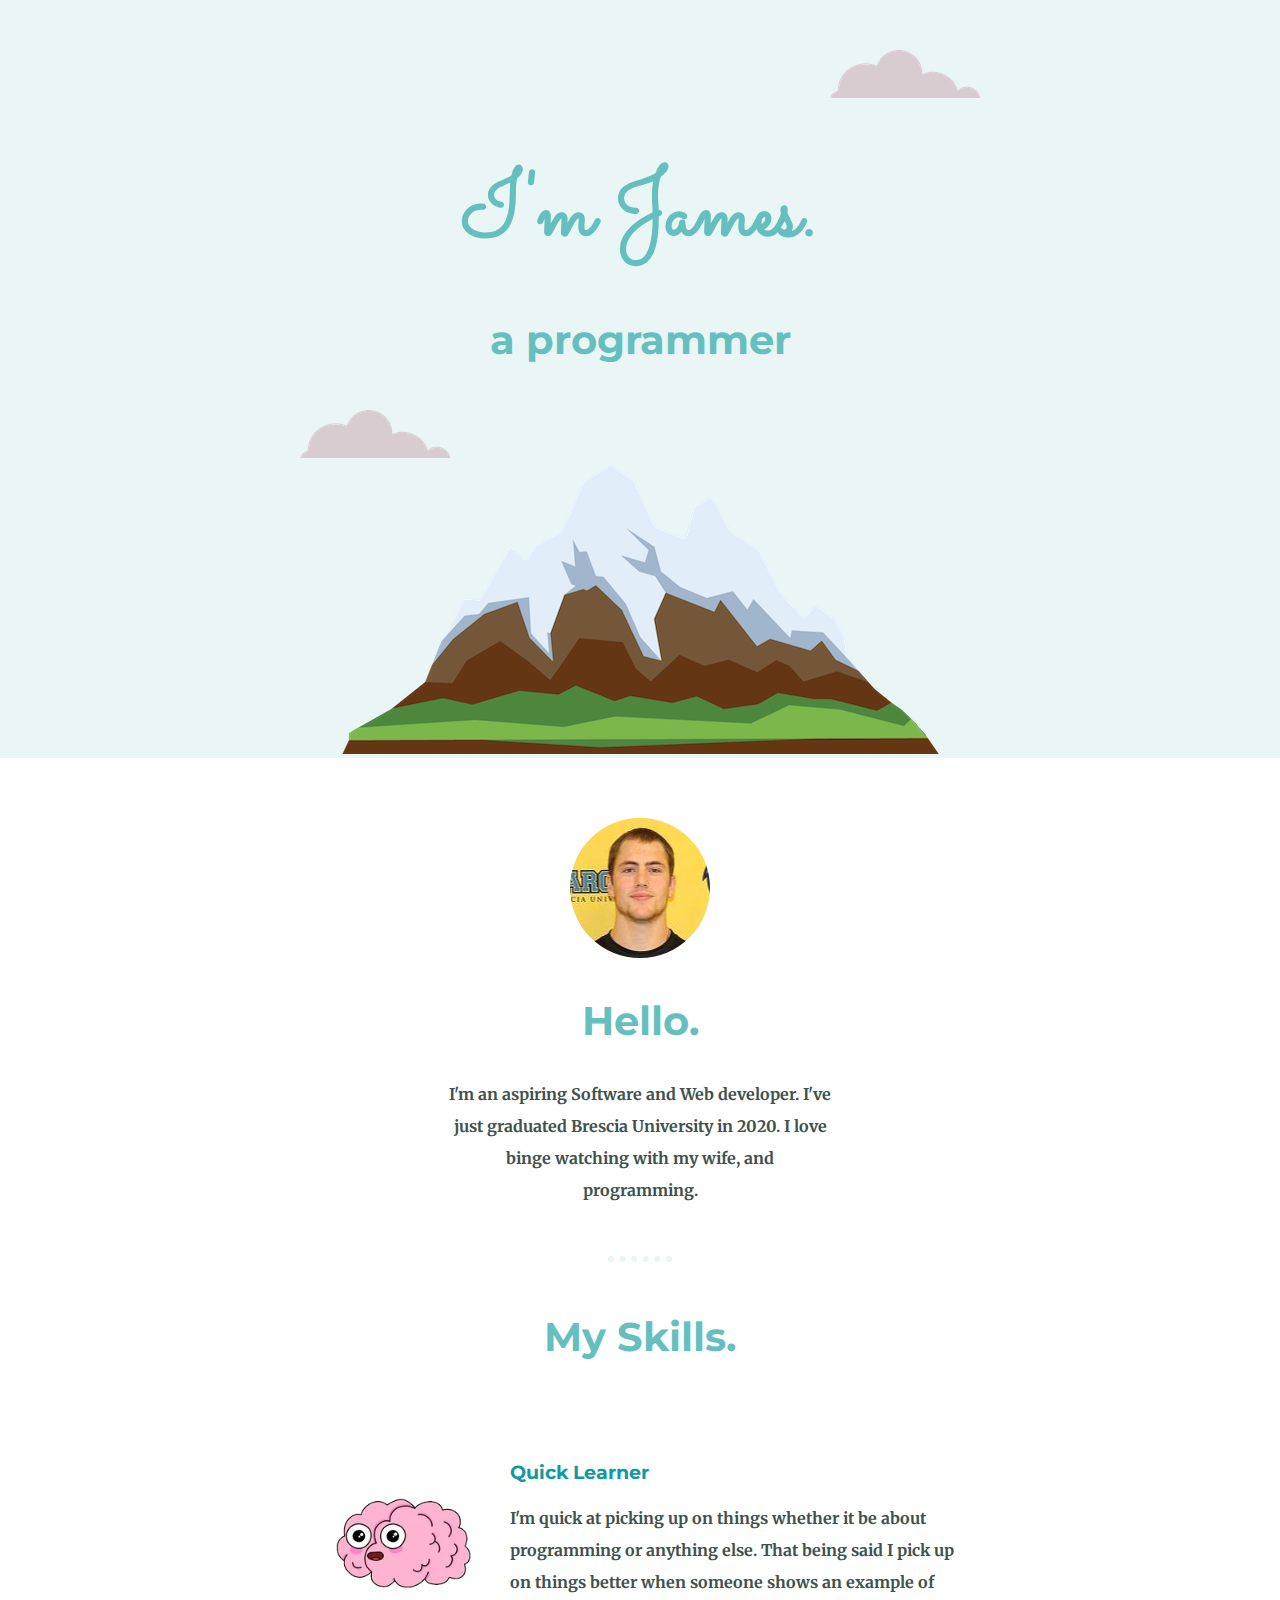
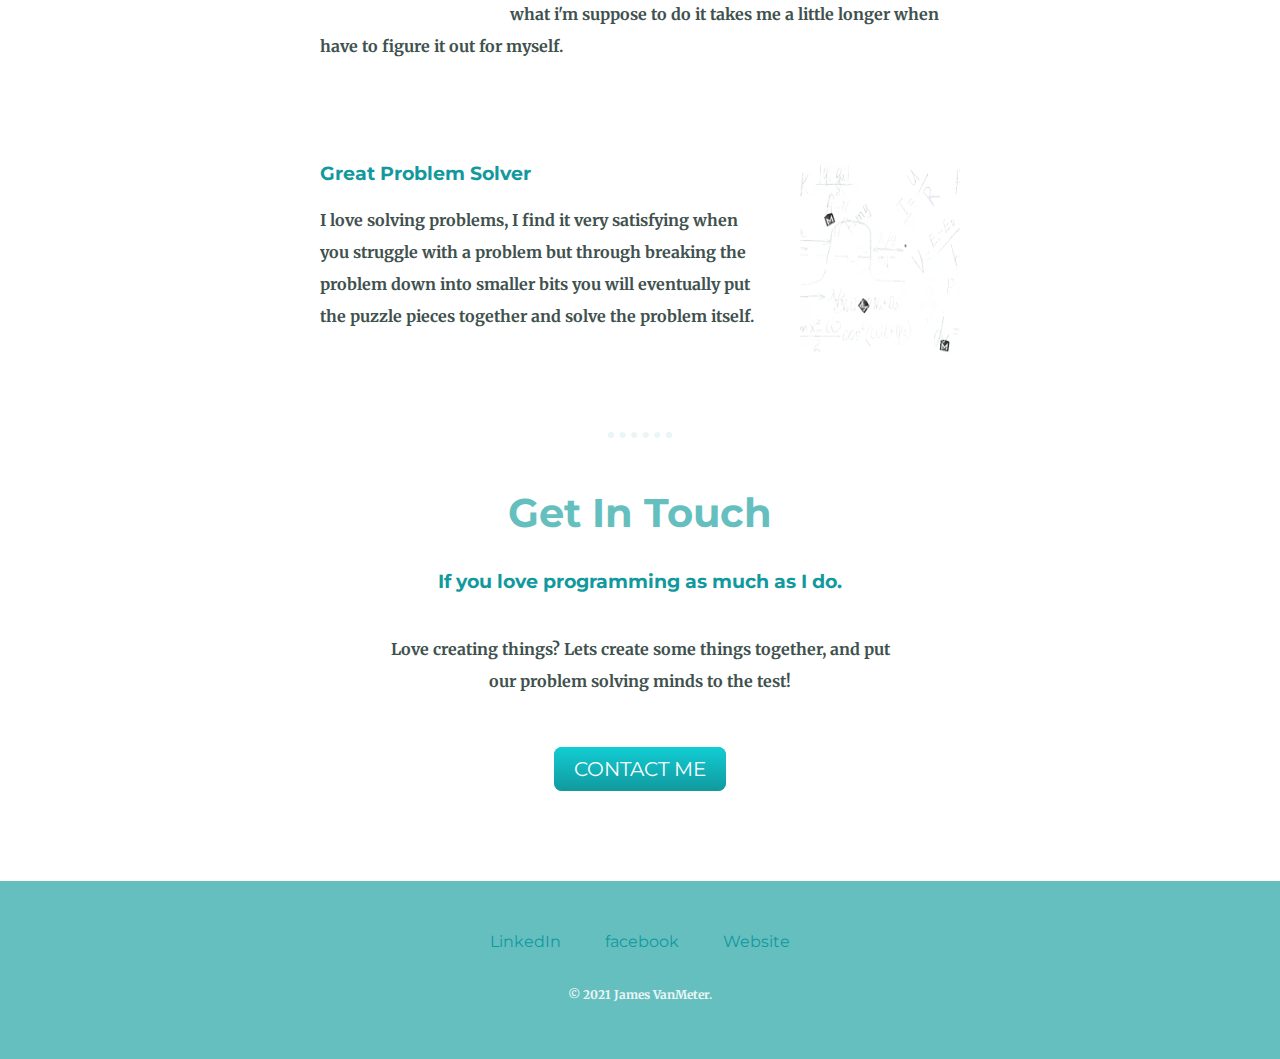
<file: index.html>
<!DOCTYPE html>
<!-- CV site -->
<html>
    <head>
        <meta charset="utf-8">
        <title>James VanMeter</title>
        <link rel="stylesheet" href="CSS/styles.css">
        <link rel="icon" href="favicon.ico">
        <link href="https://fonts.googleapis.com/css2?family=Merriweather&family=Montserrat:wght@500&family=Sacramento&display=swap" rel="stylesheet">
    </head>
    <body>
        <div class="topContainer">
            <img src="cloud.png" alt="cloud pic" class="topCloud">
            <h1>I'm James.</h1>
            <h2 class="Bio">a programmer</h2>
            <img src="cloud.png" alt="cloud pic" class="bottomCloud">
            <img src="mountain.png" alt="mountain pic">
        </div>
        <div class="middle-container">
            <div class="profile">
              <img src="MyPic.png" alt="James Pic">
              <h2>Hello.</h2>
              <p class="intro">I'm an aspiring Software and Web developer. I've just graduated Brescia University in 2020. I love binge watching with my wife, and programming.</p>
            </div>
            <hr>
            <div class="skills">
              <h2>My Skills.</h2>
              <div class="skill-row">
                <img class="learning" src="learning Pic.webp" alt="learning Pic">
                <h3>Quick Learner</h3>
                <p>I'm quick at picking up on things whether it be about programming or anything else. That being said I pick up on things better 
                  when someone shows an example of what i'm suppose to do it takes me a little longer when have to figure it out for myself.
                </p>
              </div>
              <div class="skill-row">
                <img class="problemSolving" src="problem solving pic.webp" alt="problem solving pic">
                <h3>Great Problem Solver</h3>
                <p>I love solving problems, I find it very satisfying when you struggle with a problem but through breaking the problem down into
                  smaller bits you will eventually put the puzzle pieces together and solve the problem itself.
                </p>
              </div>
            </div>
            <hr>
            <div class="contact-me">
              <h2>Get In Touch</h2>
              <h3>If you love programming as much as I do.</h3>
              <p class="contact-message">Love creating things? Lets create some things together, and put our problem solving minds to the test!</p>
              <div class="my-button">
              <a class="btn" href="mailto:jamesvanmeter1219@gmail.com">CONTACT ME</a>
              </div>
            </div>
          </div>
          
          
          <div class="bottom-container">
            <a class="footer-link" href="https://www.linkedin.com/">LinkedIn</a>
            <a class="footer-link" href="https://facebook.com/">facebook</a>
            <a class="footer-link" href="https://kaiwyrmsbane.github.io/cv/">Website</a>
            <p class="copyright">© 2021 James VanMeter.</p>
          </div>
          
    </body>
</html>
</file>
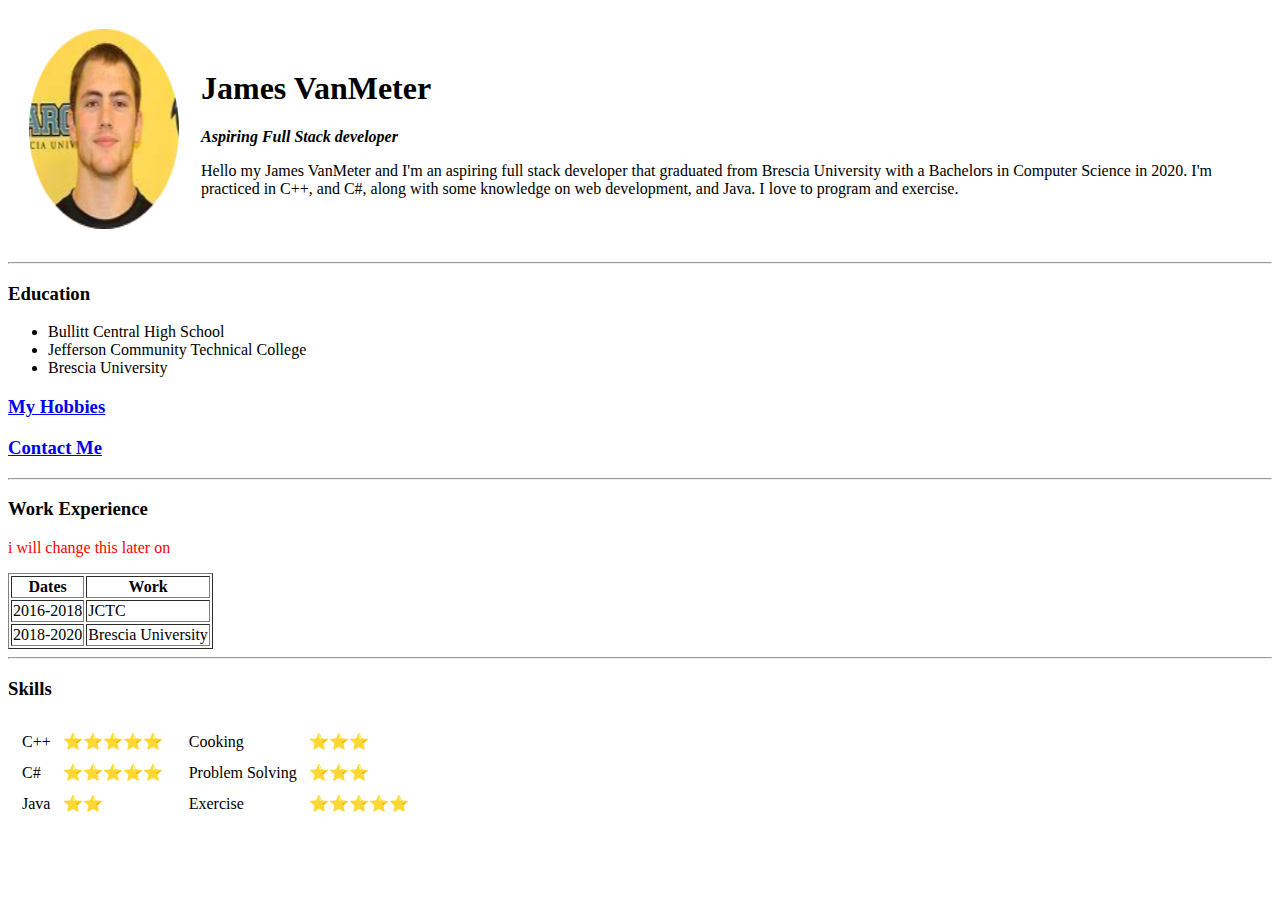
<file: Index.html>
<!DOCTYPE html>
<html>
    <head>
        <meta charset="utf-8">
        <title>James Personal Site</title>
    </head>
    <body>
        <table cellspacing="20">
            <tr>
                <td> <img src="MyPic.png" alt="James Profile Pic" width="150" height="200"> </td>
                <td> 
                    <h1>James VanMeter</h1>
                    <p><em><strong>Aspiring Full Stack developer</strong></em></p>
                    <p>Hello my James VanMeter and I'm an aspiring full stack developer that graduated from Brescia University with a Bachelors in Computer 
                        Science in 2020. I'm practiced in C++, and C#, along with some knowledge on web development, and Java. I love to program and 
                        exercise.</p>
                </td>
            </tr>
        </table>
       
        <hr>
        <h3>Education</h3>
        <ul>
            <li>Bullitt Central High School</li> 
            <li>Jefferson Community Technical College</li>
            <li>Brescia University</li>
        </ul>
       <h3><a href="hobbies.html">My Hobbies</a></h3>
       <h3><a href="contactInfo.html">Contact Me</a></h3>
       <hr>
       <h3>Work Experience</h3>
       <p style="color: red;">i will change this later on</p>
       <table border="1"> <!-- remember that the border is deprecated code we can use css for this -->
           <thead>
               <tr>
               <th>Dates</th>
               <th>Work</th>
               </tr>
           </thead>
           <tbody>
               <tr>
                   <td>2016-2018</td>
                   <td>JCTC</td>
               </tr>
               <tr>
                   <td>2018-2020</td>
                   <td>Brescia University</td>
               </tr>
           </tbody>
       </table>
       <hr>
       <h3>Skills</h3>
       <!-- this isn't really preferred because it hard to read the nested table -->
       <table>
           <tr>
              <td>
                  <table cellspacing="10">
                      <tr>
                          <td>C++</td>
                          <td>⭐⭐⭐⭐⭐</td>
                      </tr>
                      <tr>
                          <td>C#</td>
                          <td>⭐⭐⭐⭐⭐</td>
                      </tr>
                          <td>Java</td>
                          <td>⭐⭐</td>
                      <tr>

                      </tr>

                  </table>
              </td>
              <td>
                  <table cellspacing="10">
                    <tr>
                        <td>Cooking</td>
                        <td>⭐⭐⭐</td>
                    </tr>
                    <tr>
                        <td>Problem Solving</td>
                        <td>⭐⭐⭐</td>
                    </tr>
                        <td>Exercise</td>
                        <td>⭐⭐⭐⭐⭐</td>
                    <tr>

                    </tr>
                  </table>
              </td>
           </tr>
       </table>
    </body>
</html>
</file>
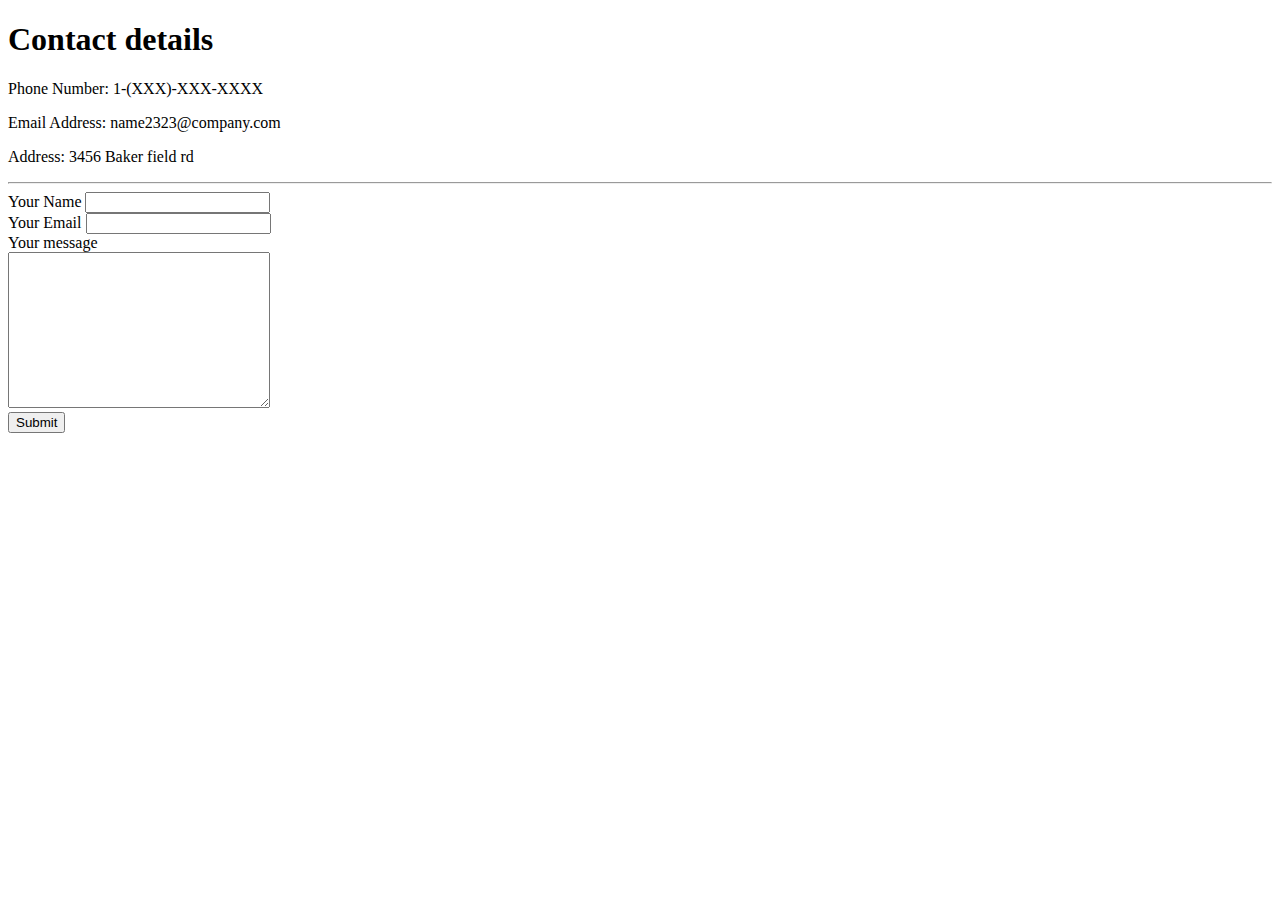
<file: contactInfo.html>
<!DOCTYPE html>
<html>
    <head>
        <meta charset="utf-8">
        <title>Contact Info</title>
    </head>
    <body>
      <h1>Contact details</h1>
      <p>Phone Number: 1-(XXX)-XXX-XXXX</p>
      <p>Email Address: name2323@company.com</p>
      <p>Address: 3456 Baker field rd</p>
    </body>
    <hr>
    <form action="mailto:jamesvanmeter15@yahoo.com" method="POST" enctype="text/plain">
      <label>Your Name</label>
      <input type="text" name="yourName">
      <br>
      <label>Your Email</label>
      <input type="email" name="yourEmail">
      <br>
      <label>Your message</label>
      <br>
      <textarea name="yourMessage" id="" cols="30" rows="10"></textarea>
      <br>
      <input type="submit">
    </form>
</html>
</file>
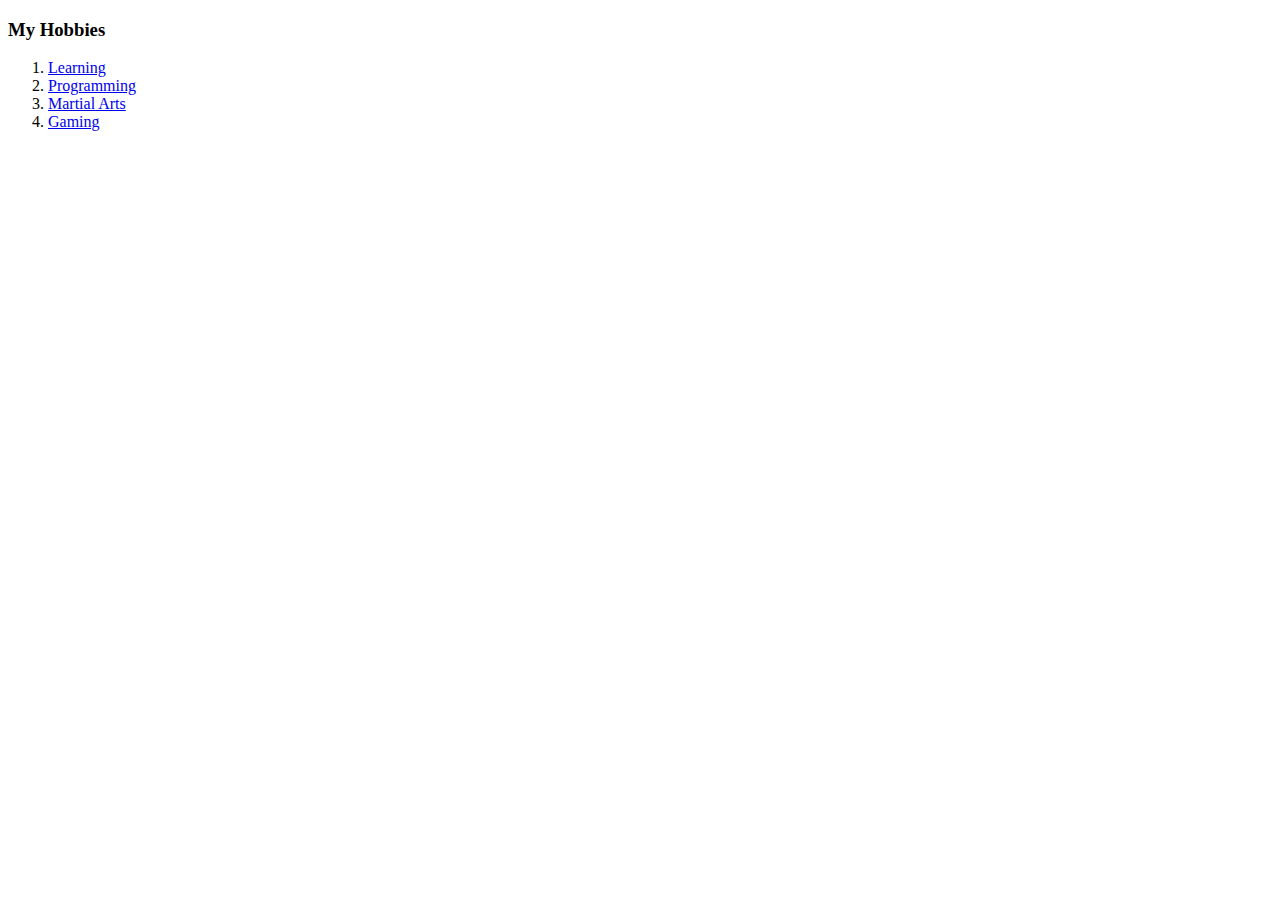
<file: hobbies.html>
<!DOCTYPE html>

<html>
    <head>
        <meta charset="utf-8">
        <title>My hobbies</title>
    </head>
    <body>
        <h3>My Hobbies</h3>
        <ol type="1">
            <li><a href="https://www.udemy.com/">Learning</a></li>
            <li><a href="https://www.scalablepath.com/blog/7-qualities-that-differentiate-a-good-programmer-from-a-great-programmer/">Programming</a></li>
            <li><a href="https://www.facebook.com/SenseiSethsKarate/">Martial Arts</a></li>
            <li><a href="https://gameranx.com/">Gaming</a></li>
        </ol>
        
    </body>
</html>
</file>
<file: CSS/styles.css>
body{
  margin: 0px;
  text-align: center;
  font-family: 'Merriweather', serif;
}

h1{
  font-size: 5.625rem;
  margin: 3.125rem auto 0 auto;
  font-family: 'Sacramento', sans-serif;  
  color: #66BFBF;
}

h2{
  font-family: 'Montserrat', sans-serif;
  font-size: 2.5rem;
  color: #66BFBF;
}

h3{
  font-family: 'Montserrat', sans-serif;
  color: #11999E;
}

a{
  color: #11999E;
  font-family: 'Montserrat', sans-serif;
  margin: 10px 20px;
  text-decoration: none;
}

a:hover{
  color: #EAF6F6;
}

p{
  color: #40514E;
  font-weight: bold;
  line-height: 2;
}

hr{
  /*this looks a lot better then the way it was done before*/
  border: dotted #EAF6F6 6px;
  border-bottom: none;
  width: 4%;
  margin: 50px auto;
}


/*----------------------------------class selectors------------------------------*/
.bio{
  font-family: 'Montserrat', sans-serif;
  font-size: 2.5rem;
  color: #66BFBF;
  font-weight: normal;
  margin-top: 4.15rem;
}

.topContainer{
  background-color:#eaf6f6;
  position: relative;
  padding-top: 100px;
  margin-bottom: 3.75rem;
   
}

.topCloud{
  position: absolute;
  top: 50px;
  right: 300px;
}

.bottomCloud{
  position: absolute;
  left: 300px;
  bottom: 300px; 
}

.skill-row{
  width: 50%;
  margin: 100px auto;
  text-align: left;
}

.learning{
  float: left;
  width: 25%;
  margin-right: 30px;
}

.problemSolving{
  float: right;
  width: 25%;
  margin-left: 30px;
  height: 13rem;
}
.btn {
  background: #11cdd4;
  background-image: -webkit-linear-gradient(top, #11cdd4, #11999e);
  background-image: -moz-linear-gradient(top, #11cdd4, #11999e);
  background-image: -ms-linear-gradient(top, #11cdd4, #11999e);
  background-image: -o-linear-gradient(top, #11cdd4, #11999e);
  background-image: linear-gradient(to bottom, #11cdd4, #11999e);
  -webkit-border-radius: 8;
  -moz-border-radius: 8;
  border-radius: 8px;
  font-family: 'Montserrat', sans-serif;
  color: #ffffff;
  font-size: 20px;
  padding: 10px 20px 10px 20px;
  text-decoration: none;
}

.btn:hover {
  background: #30e3cb;
  background-image: -webkit-linear-gradient(top, #30e3cb, #2bc4ad);
  background-image: -moz-linear-gradient(top, #30e3cb, #2bc4ad);
  background-image: -ms-linear-gradient(top, #30e3cb, #2bc4ad);
  background-image: -o-linear-gradient(top, #30e3cb, #2bc4ad);
  background-image: linear-gradient(to bottom, #30e3cb, #2bc4ad);
  text-decoration: none;
}

.bottom-container{
  background-color: #66BFBF;
  padding: 50px 0 20px;
  margin-top: 100px;
}

.copyright{
  color:  #EAF6F6;
  font-size: 0.75rem;
  padding: 20px 0;
}

.intro{
  width: 30%;
  margin: auto;
}

.contact-message{
  width: 40%;
  margin: 40px auto 60px;
}
/*
when working with margin remeber this (im pretty sure it works the same way with the others):
1-value: all four sides
2-value: 1st number -> top & bottom, 2nd number -> left & right
3-value: 1st number -> top, 2nd number -> right & left, 3rd number -> bottom
4-value: 1st -> top, 2nd -> right, 3rd -> bottom, 4th -> left
*/
</file>
